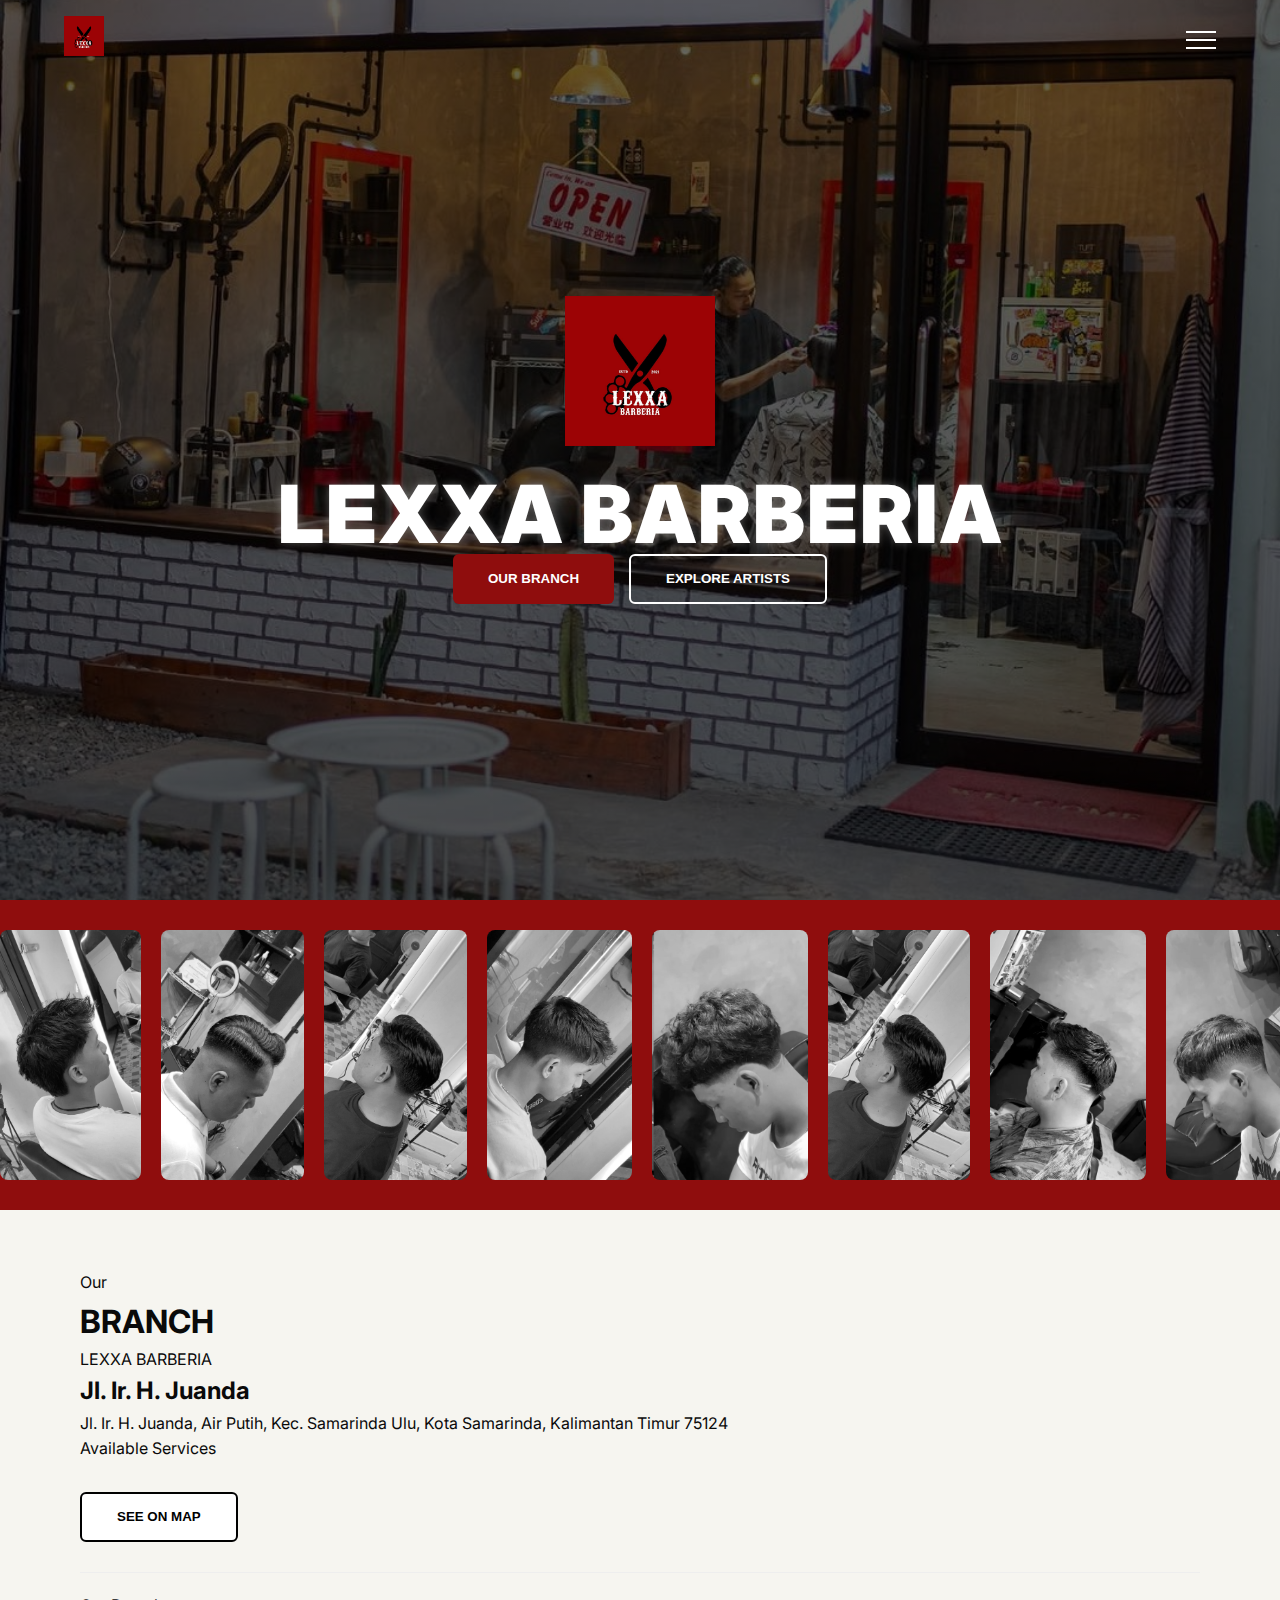
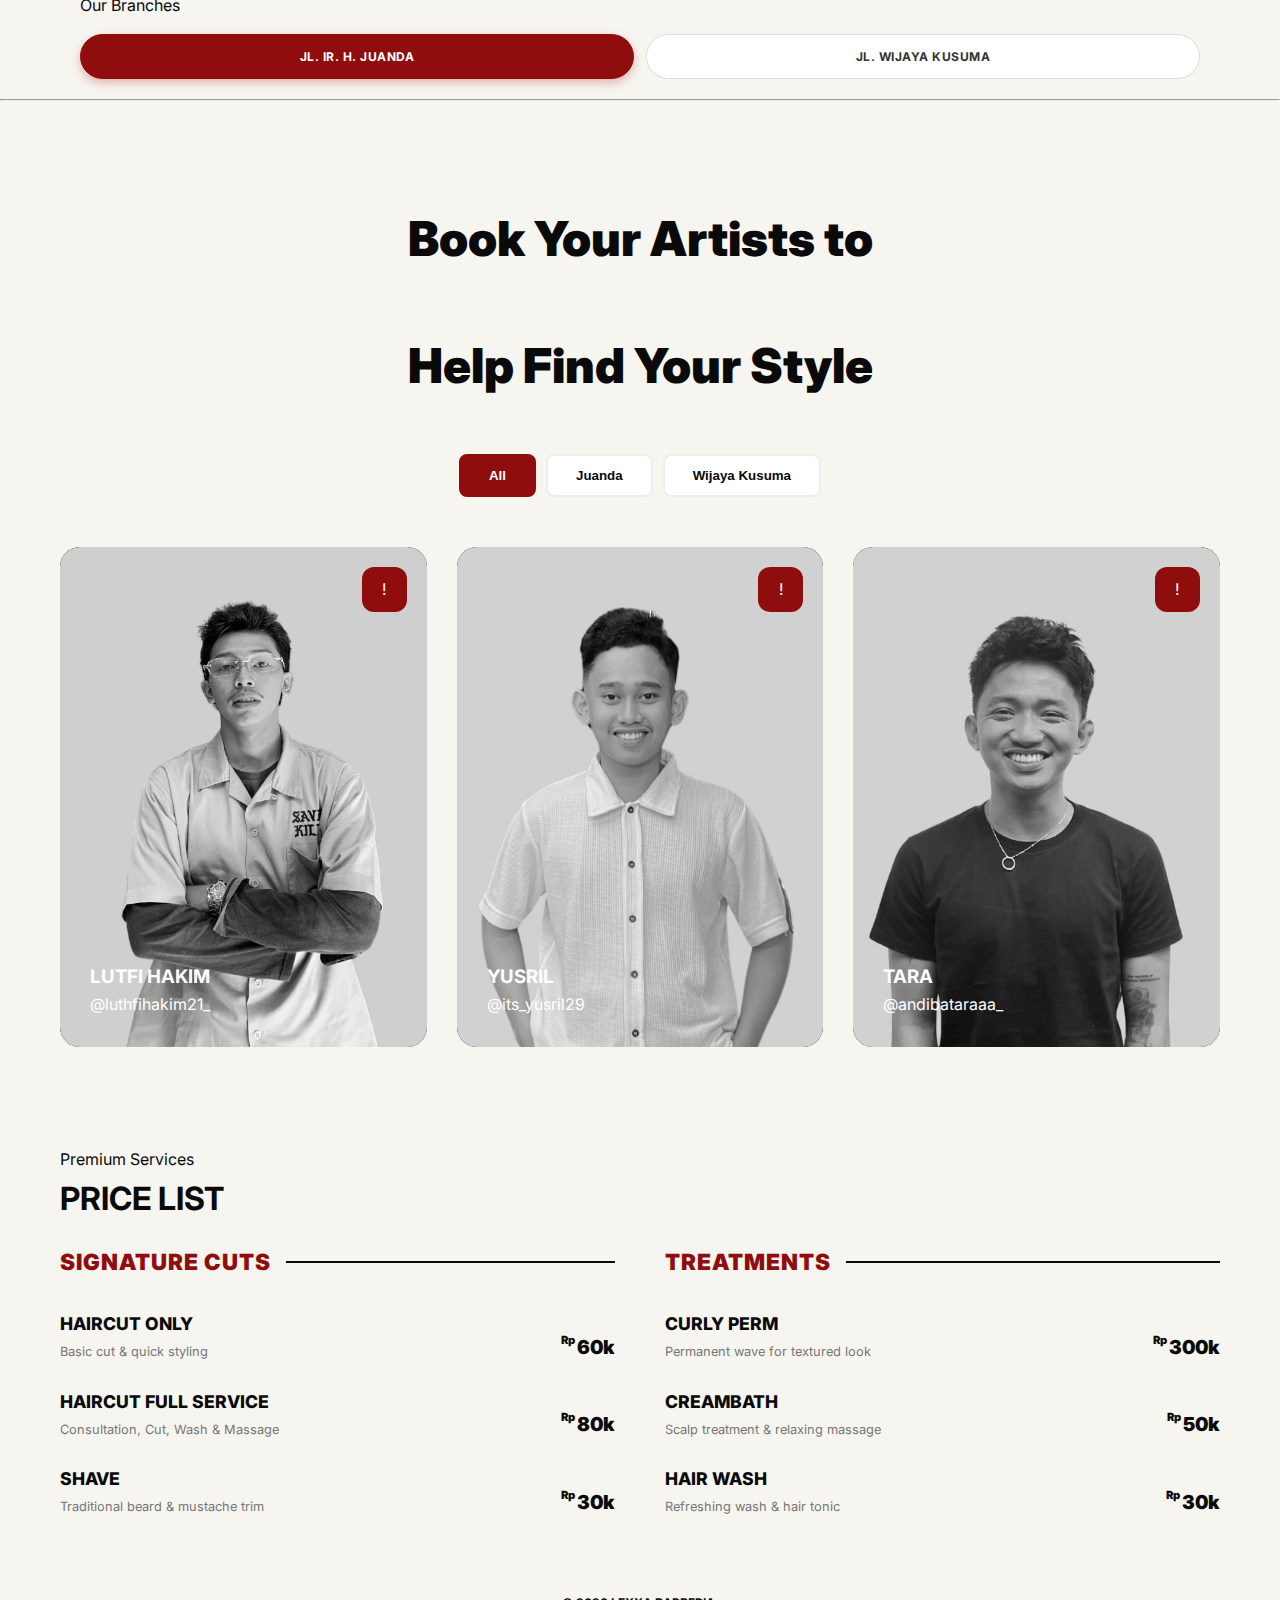
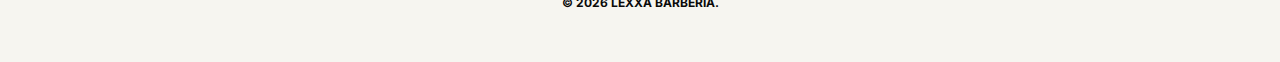
<file: index.html>
<!DOCTYPE html>
<html lang="id">
<head>
    <meta charset="UTF-8">
    <meta name="viewport" content="width=device-width, initial-scale=1.0">
    <title>LEXXA BARBERIA - Branch & Artists</title>
    <link rel="preconnect" href="https://fonts.googleapis.com">
    <link rel="preconnect" href="https://fonts.gstatic.com" crossorigin>
    <link href="https://fonts.googleapis.com/css2?family=Inter:wght@400;500;600;700;800;900&display=swap" rel="stylesheet">
    <link rel="stylesheet" href="style.css">
    <meta name="format-detection" content="telephone=no">
</head>
<body>

    <nav class="navbar" id="mainNavbar">
        <div class="nav-container">
            <div class="nav-logo">
                <img src="img/logo.jpg" alt="Logo">
            </div>

            <div class="nav-menu-toggle" id="menuToggle">
                <span></span>
                <span></span>
                <span></span>
            </div>

            <div class="nav-overlay" id="navOverlay">
                <ul class="nav-links">
                    <li><a href="#" class="menu-item">HOME</a></li>
                    <li><a href="#branch-info" class="menu-item">BRANCHES</a></li>
                    <li><a href="#prices-section" class="menu-item">PRICE LIST</a></li>
                    <li><a href="#artist-section" class="menu-item">HAIR ARTIST</a></li>
                </ul>
            </div>
        </div>
    </nav>

    <section class="hero-section">
        <div class="hero-overlay"></div>
        <div class="hero-content">
            <img src="img/logo.jpg" alt="Lexxa Barberia Logo" class="hero-logo">
            <h1 class="hero-headline">LEXXA BARBERIA</h1>
            <div class="hero-btns">
                <button class="btn btn-filled" onclick="scrollToBranch()">
                    Our Branch
                </button>
                <button class="btn btn-outline-white" onclick="document.getElementById('artist-section').scrollIntoView({behavior:'smooth'})">Explore Artists</button>
            </div>
        </div>
    </section>

    <div class="top-marquee">
        <div class="marquee-content">
            <img src="img/p1.jpg" alt="G1" width="180" height="250" fetchpriority="high">
            <img src="img/p2.jpg" alt="G3" width="180" height="250" fetchpriority="high">
            <img src="img/p4.jpg" alt="G7" width="180" height="250" loading="lazy">
            <img src="img/p3.jpg" alt="G5" width="180" height="250">
            <img src="img/p6.jpeg" alt="G6" width="180" height="250">
            <img src="img/p4.jpg" alt="G7" width="180" height="250">
            <img src="img/p8.jpeg" alt="G8" width="180" height="250">
            <img src="img/p5.jpeg" alt="G9" width="180" height="250">
            <img src="img/p6.jpeg" alt="G1" width="180" height="250" loading="lazy">
            <img src="img/p7.jpeg" alt="G3" width="180" height="250" loading="lazy">
            <img src="img/p2.PNG" alt="G2" width="180" height="250" loading="lazy">
            <img src="img/p4.jpg" alt="G7" width="180" height="250" loading="lazy">
            <img src="img/p8.jpeg" alt="G5" width="180" height="250" loading="lazy">
            <img src="img/p6.jpeg" alt="G6" width="180" height="250" loading="lazy">
            <img src="img/p1.jpg" alt="G7" width="180" height="250" loading="lazy">
            <img src="img/p8.jpeg" alt="G8" width="180" height="250" loading="lazy">
            <img src="img/p9.jpeg" alt="G9" width="180" height="250" loading="lazy">
        </div>
    </div>

    <div class="container" id="branch-info">
        <canvas id="bg-sequence"></canvas>
        <div class="branch-info">
            <p class="label-our">Our</p>
            <h1 class="main-title">BRANCH</h1>
            
            <div class="location-box">
                <p class="studio-name" id="studio-name">LEXXA BARBERIA</p>
                <h2 class="location-title" id="location-title">Jl. Ir. H. Juanda</h2>
                <p class="address" id="address-text">
                    Jl. Ir. H. Juanda, Air Putih, Kec. Samarinda Ulu, Kota Samarinda, Kalimantan Timur 75124
                </p>
            </div>
        
            <div class="services">
                <p class="sub-label">Available Services</p>
                <div class="tag-container" id="service-tags"></div>
            </div>
        
            <div class="action-buttons">
                <button class="btn btn-outline" id="map-link">See On Map</button>
            </div>
        
            <div class="other-branches">
                <p class="sub-label">Our Branches</p>
                <div class="branch-tabs">
                    <span class="tab active" onclick="changeBranch('juanda', this)">Jl. Ir. H. Juanda</span>
                    <span class="tab" onclick="changeBranch('wijaya', this)">Jl. Wijaya Kusuma</span>
                </div>
            </div>
        </div>
    </div>

    <hr class="section-divider">

    <section class="artist-section" id="artist-section">
        <div class="container">
            <div class="artist-header">
                <h1>Book Your Artists <span>to</span></h1>
                <h1>Help <strong>Find Your Style</strong></h1>
            </div>

            <div class="filter-bar">
                <button class="filter-btn active" id="filter-all" onclick="filterArtistManual('all', this)">All</button>
                <button class="filter-btn" id="filter-juanda" onclick="filterArtistManual('juanda', this)">Juanda</button>
                <button class="filter-btn" id="filter-wijaya" onclick="filterArtistManual('wijaya', this)">Wijaya Kusuma</button>
            </div>

            <div class="artist-grid" id="artist-grid">
                <a href="lutpi.html" class="artist-card-link">
                    <div class="artist-card" data-branch="juanda">
                        <img src="img/lut.jpg" alt="Lutfi">
                        <div class="artist-label">
                            <h3>LUTFI HAKIM</h3>
                            <p>@luthfihakim21_</p>
                        </div>
                        <div class="arrow-up">!</div>
                    </div>
                </a>
                
                <a href="yusril.html" class="artist-card-link">
                    <div class="artist-card" data-branch="wijaya">
                        <img src="img/yus.jpg" alt="Yusril">
                        <div class="artist-label">
                            <h3>YUSRIL</h3>
                            <p>@its_yusril29</p>
                        </div>
                        <div class="arrow-up">!</div>
                    </div>
                </a>
                
                <a href="tara.html" class="artist-card-link">
                    <div class="artist-card" data-branch="wijaya">
                        <img src="img/tar.jpg" alt="Tara">
                        <div class="artist-label">
                            <h3>TARA</h3>
                            <p>@andibataraaa_</p>
                        </div>
                        <div class="arrow-up">!</div>
                    </div>
                </a>
            </div>
        </div>
    </section>

    <section id="prices-section" class="prices-section">
        <div class="container">
            <div class="price-header">
                <p class="label-our">Premium Services</p>
                <h1 class="main-title">PRICE LIST</h1>
            </div>
    
            <div class="price-grid">
                <div class="price-category">
                    <h3>Signature Cuts</h3>
                    <div class="price-item">
                        <div class="item-info">
                            <span class="item-name">Haircut Only</span>
                            <span class="item-desc">Basic cut & quick styling</span>
                        </div>
                        <span class="item-price">60k</span>
                    </div>
                    <div class="price-item">
                        <div class="item-info">
                            <span class="item-name">Haircut Full Service</span>
                            <span class="item-desc">Consultation, Cut, Wash & Massage</span>
                        </div>
                        <span class="item-price">80k</span>
                    </div>
                    <div class="price-item">
                        <div class="item-info">
                            <span class="item-name">Shave</span>
                            <span class="item-desc">Traditional beard & mustache trim</span>
                        </div>
                        <span class="item-price">30k</span>
                    </div>
                </div>
    
                <div class="price-category">
                    <h3>Treatments</h3>
                    <div class="price-item">
                        <div class="item-info">
                            <span class="item-name">Curly Perm</span>
                            <span class="item-desc">Permanent wave for textured look</span>
                        </div>
                        <span class="item-price">300k</span>
                    </div>
                    <div class="price-item">
                        <div class="item-info">
                            <span class="item-name">Creambath</span>
                            <span class="item-desc">Scalp treatment & relaxing massage</span>
                        </div>
                        <span class="item-price">50k</span>
                    </div>
                    <div class="price-item">
                        <div class="item-info">
                            <span class="item-name">Hair Wash</span>
                            <span class="item-desc">Refreshing wash & hair tonic</span>
                        </div>
                        <span class="item-price">30k</span>
                    </div>
                </div>
            </div>
        
        </div>
    </section>

    <footer style="padding: 50px; text-align: center; background: #F6F5F0; font-size: 12px; font-weight: 700;">
        <p>&copy; 2026 LEXXA BARBERIA.</p>
    </footer>

    <script src="script.js" defer></script>
</body>
</html>
</file>
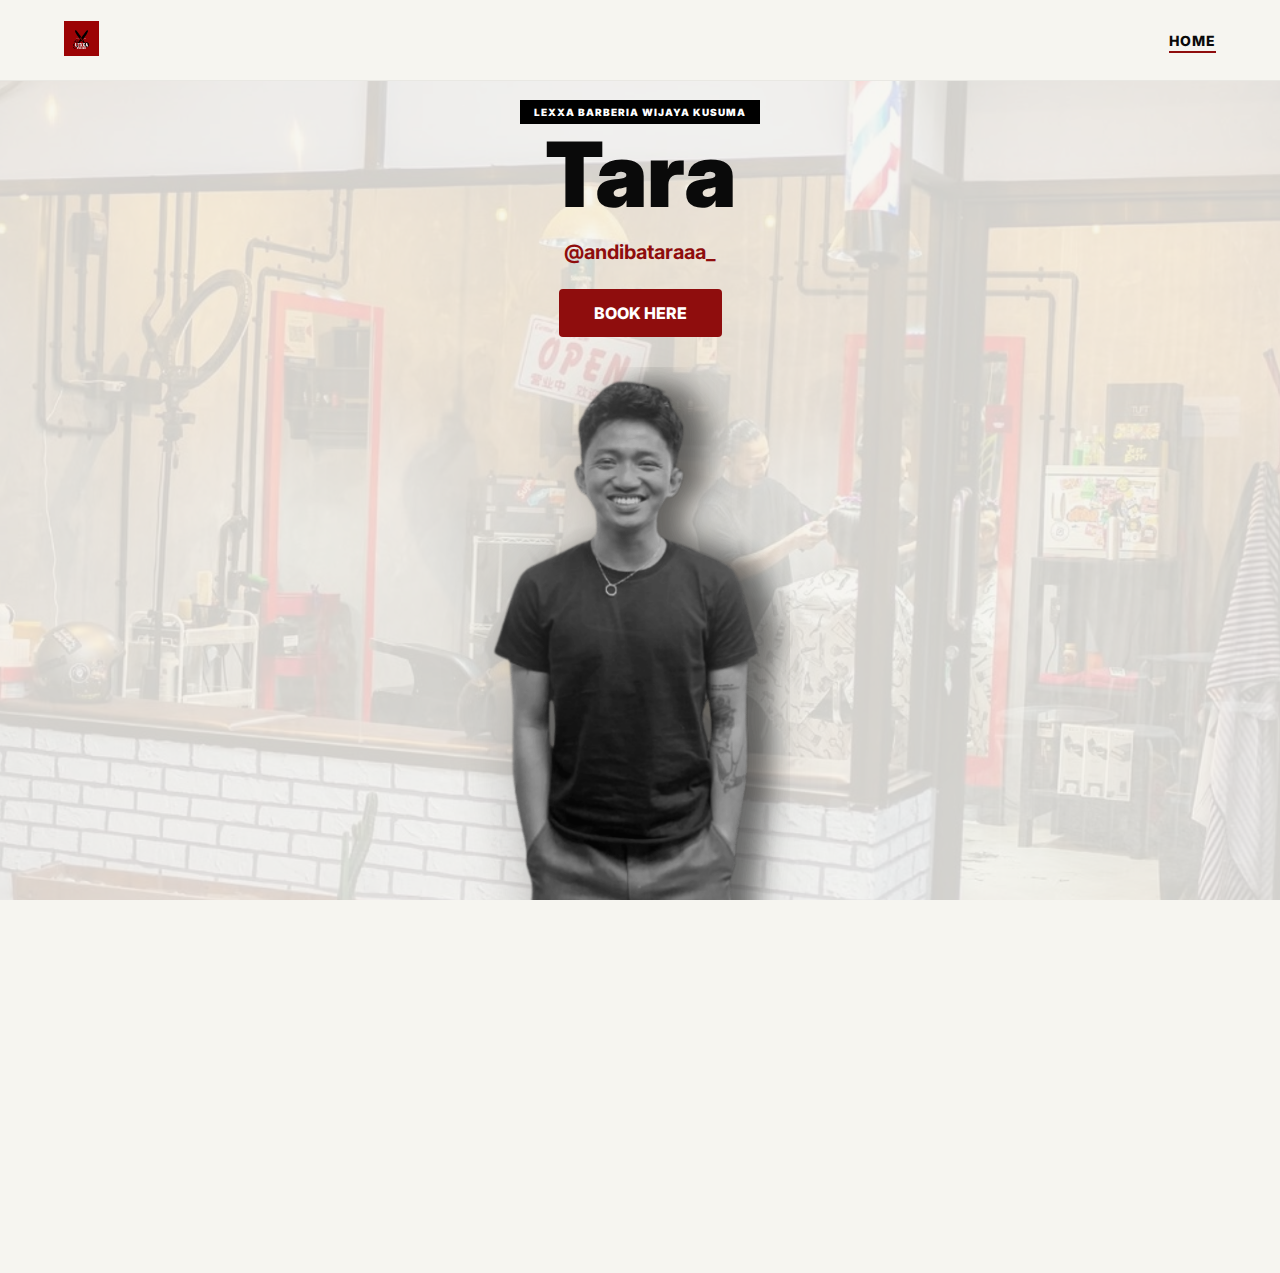
<file: tara.html>
<!DOCTYPE html>
<html lang="id">
<head>
    <meta charset="UTF-8">
    <meta name="viewport" content="width=device-width, initial-scale=1.0">
    <title>Profile Artist - LEXXA BARBERIA</title>
    <link rel="stylesheet" href="artist-profile.css">
    <link href="https://fonts.googleapis.com/css2?family=Inter:wght@400;700;800;900&display=swap" rel="stylesheet">
</head>
<body>
    <nav class="navbar navbar-solid">
        <div class="nav-container">
            <div class="nav-logo">
                <img src="img/logo.jpg" alt="Logo">
            </div>
            <div class="nav-home">
                <a href="index.html" class="home-link">HOME</a>
            </div>
        </div>
    </nav>
    <div class="profile-wrapper">
        <div class="bg-layer"></div>
        <div class="container-content">
            <div class="top-section">
                <span class="branch-tag">LEXXA BARBERIA WIJAYA KUSUMA</span>
                <h1 class="name-title">Tara</h1>
                <p class="ig-user">@andibataraaa_</p>
                <a href="https://wa.me/6285249009887?text=Halo%20Lexxa%20Barberia,%20saya%20ingin%20booking%20jadwal%20dengan%20Tara" class="book-now" target="_blank" style="text-decoration: none; display: inline-block;">
                    Book Here
                </a>
            </div>

            <div class="photo-center-wrapper">
                <img src="img/tara.png" alt="Lutfi" class="main-photo">
            </div>

            <div class="schedule-section">
                <h3>HAIR ARTIST'S SCHEDULE</h3>
                <div class="schedule-grid">
                    <div class="s-row"><span class="day">Sunday</span> <span class="time">13:00 - 22:00</span></div>
                    <div class="s-row"><span class="day">Monday</span> <span class="time">13:00 - 22:00</span></div>
                    <div class="s-row"><span class="day">Tuesday</span> <span class="time">13:00 - 22:00</span></div>
                    <div class="s-row"><span class="day">Wednesday</span> <span class="time">13:00 - 22:00</span></div>
                    <div class="s-row"><span class="day">Thursday</span> <span class="time">13:00 - 22:00</span></div>
                    <div class="s-row"><span class="day">Friday</span> <span class="time">13:00 - 22:00</span></div>
                </div>
            </div>
        </div>
    </div>

</body>
</html>
</file>
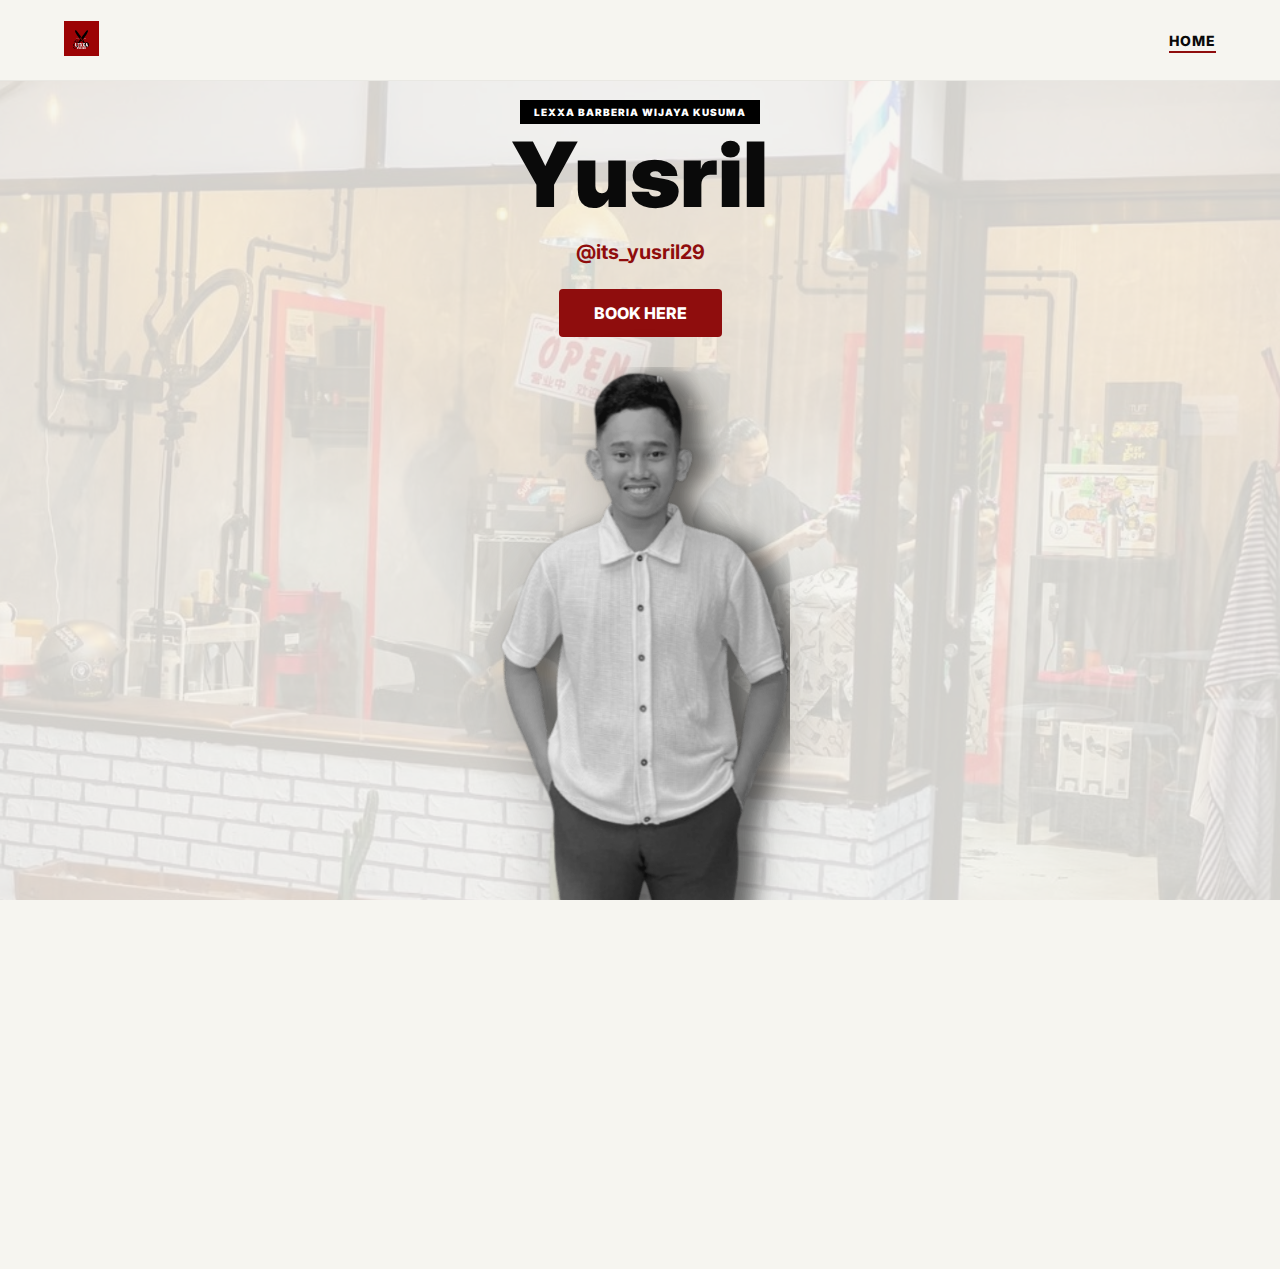
<file: yusril.html>
<!DOCTYPE html>
<html lang="id">
<head>
    <meta charset="UTF-8">
    <meta name="viewport" content="width=device-width, initial-scale=1.0">
    <title>Profile Artist - LEXXA BARBERIA</title>
    <link rel="stylesheet" href="artist-profile.css">
    <link href="https://fonts.googleapis.com/css2?family=Inter:wght@400;700;800;900&display=swap" rel="stylesheet">
</head>
<body>
    <nav class="navbar navbar-solid">
        <div class="nav-container">
            <div class="nav-logo">
                <img src="img/logo.jpg" alt="Logo">
            </div>
            <div class="nav-home">
                <a href="index.html" class="home-link">HOME</a>
            </div>
        </div>
    </nav>
    <div class="profile-wrapper">
        <div class="bg-layer"></div>
        <div class="container-content">
            <div class="top-section">
                <span class="branch-tag">LEXXA BARBERIA WIJAYA KUSUMA</span>
                <h1 class="name-title">Yusril</h1>
                <p class="ig-user">@its_yusril29</p>
                <a href="https://wa.me/6285247027517?text=Halo%20Lexxa%20Barberia,%20saya%20ingin%20booking%20jadwal%20dengan%20yusril" class="book-now" target="_blank" style="text-decoration: none; display: inline-block;">
                    Book Here
                </a>
            </div>

            <div class="photo-center-wrapper">
                <img src="img/yusr.png" alt="Lutfi" class="main-photo">
            </div>

            <div class="schedule-section">
                <h3>HAIR ARTIST'S SCHEDULE</h3>
                <div class="schedule-grid">
                    <div class="s-row"><span class="day">Sunday</span> <span class="time">13:00 - 22:00</span></div>
                    <div class="s-row"><span class="day">Monday</span> <span class="time">13:00 - 22:00</span></div>
                    <div class="s-row"><span class="day">Tuesday</span> <span class="time">13:00 - 22:00</span></div>
                    <div class="s-row"><span class="day">Wednesday</span> <span class="time">13:00 - 22:00</span></div>
                    <div class="s-row"><span class="day">Thursday</span> <span class="time">13:00 - 22:00</span></div>
                    <div class="s-row"><span class="day">Friday</span> <span class="time">13:00 - 22:00</span></div>
                </div>
            </div>
        </div>
    </div>

</body>
</html>
</file>
<file: style.css>
/* --- ROOT & VARIABLES --- */
:root {
    --lexxa-red: #8f0d0d;
    --lexxa-black: #0A0A0A;
    --lexxa-dark: #1A1A1A;
    --bg-krem: #F6F5F0;
    --text-light: #FFFFFF;
    --text-gray: #666;
    --transition: all 0.4s cubic-bezier(0.25, 0.8, 0.25, 1);
}

/* --- GLOBAL STYLES --- */
* {
    margin: 0;
    padding: 0;
    box-sizing: border-box;
    -webkit-tap-highlight-color: transparent; /* Menghapus highlight biru saat klik di HP */
}

html {
    scroll-behavior: smooth;
}

body {
    font-family: 'Inter', sans-serif;
    background-color: var(--bg-krem);
    color: var(--lexxa-black);
    line-height: 1.6;
    overflow-x: hidden;
}

.container {
    max-width: 1200px;
    margin: 0 auto;
    padding: 0 20px;
}

/* --- NAVBAR --- */
.navbar {
    position: fixed;
    top: 0;
    width: 100%;
    height: 80px;
    display: flex;
    align-items: center;
    z-index: 2000;
    transition: var(--transition);
    background: transparent;
}

.navbar.scrolled {
    background: rgba(246, 245, 240, 0.95);
    backdrop-filter: blur(10px);
    border-bottom: 1px solid rgba(0,0,0,0.1);
}

.nav-container {
    width: 90%;
    margin: 0 auto;
    display: flex;
    justify-content: space-between;
    align-items: center;
}

.nav-logo img {
    height: 40px;
    width: auto;
}

.nav-menu-toggle {
    display: flex;
    flex-direction: column;
    gap: 6px;
    cursor: pointer;
    z-index: 3000;
}

.nav-menu-toggle span {
    width: 30px;
    height: 2px;
    background: var(--text-light);
    transition: 0.3s;
}

.navbar.scrolled .nav-menu-toggle span {
    background: var(--lexxa-black);
}

.nav-overlay {
    position: fixed;
    top: 0;
    right: -100%;
    width: 100%;
    height: 100vh;
    background: var(--bg-krem);
    display: flex;
    justify-content: center;
    align-items: center;
    transition: 0.5s cubic-bezier(0.77, 0.2, 0.05, 1.0);
    z-index: 2500;
}

.nav-overlay.active {
    right: 0;
}

.nav-links {
    list-style: none;
    text-align: center;
}

.nav-links li { margin: 25px 0; }

.nav-links a {
    text-decoration: none;
    color: var(--lexxa-black);
    font-size: clamp(2rem, 5vw, 3rem);
    font-weight: 900;
    letter-spacing: 2px;
}

.nav-menu-toggle.open span:nth-child(1) { transform: translateY(8px) rotate(45deg); background: var(--lexxa-black); }
.nav-menu-toggle.open span:nth-child(2) { opacity: 0; }
.nav-menu-toggle.open span:nth-child(3) { transform: translateY(-8px) rotate(-45deg); background: var(--lexxa-black); }

/* --- HERO SECTION --- */
.hero-section {
    position: relative;
    height: 100vh;
    width: 100%;
    display: flex;
    align-items: center;
    justify-content: center;
    text-align: center;
    background: linear-gradient(rgba(0,0,0,0.6), rgba(0,0,0,0.7)), url('img/bg.jpg') no-repeat center center/cover;
    color: var(--text-light);
}

.hero-content {
    position: relative;
    z-index: 2;
    padding: 20px;
}

.hero-logo {
    width: 150px;
    margin-bottom: 20px;
    animation: fadeInDown 1.2s ease;
}

.hero-headline {
    font-size: 80px;
    font-weight: 900;
    color: #fff;
    text-transform: uppercase;
    letter-spacing: 2px;
    display: flex;
    flex-direction: column;
    line-height: 1;
    animation: floating 3s ease-in-out infinite;
    text-shadow: 0 0 10px rgba(255,255,255,0.3);
}

.hero-headline span {
    display: block;
    animation: flicker 4s linear infinite;
}

/* --- BUTTONS & ACTIONS --- */
.hero-btns {
    display: flex;
    gap: 15px;
    justify-content: center;
}

.action-buttons {
    margin-top: 25px; /* Jarak dari alamat ke tombol */
    margin-bottom: 10px;
    display: flex;
    gap: 12px;
}

.btn {
    padding: 14px 32px;
    border-radius: 4px;
    font-weight: 800;
    text-transform: uppercase;
    cursor: pointer;
    transition: var(--transition);
    border: none;
    display: inline-block;
    text-decoration: none !important;
    -webkit-appearance: none;
    color: #000; /* Default color */
}

.btn-filled {
    background: var(--lexxa-red);
    color: var(--text-light) !important;
}

.btn-outline-white {
    background: transparent;
    border: 2px solid var(--text-light);
    color: var(--text-light) !important;
}

.btn-outline {
    background: transparent;
    border: 1px solid var(--lexxa-black);
    color: var(--lexxa-black) !important;
}

/* --- MARQUEE --- */
.top-marquee {
    background: var(--lexxa-red);
    padding: 30px 0;
    overflow: hidden;
}

.marquee-content {
    display: flex;
    gap: 20px;
    width: max-content;
    animation: scrollMarquee 30s linear infinite;
}

.marquee-content img {
    height: 250px;
    border-radius: 8px;
    filter: grayscale(100%);
    transition: 0.5s;
}

/* --- 1. PERBAIKAN AVAILABLE SERVICES (TAGS) --- */
.tag-container { 
    display: flex; 
    flex-wrap: wrap; /* WAJIB: agar kalau tidak muat, dia turun ke bawah, bukan menumpuk */
    gap: 10px; 
    margin: 20px 0; 
    width: 100%;
    position: relative;
    overflow: visible;
}

.tag {
    display: inline-block;
    padding: 8px 16px;
    background: #fff;
    border: 1px solid #ddd;
    border-radius: 30px;
    font-size: 12px;
    font-weight: 700;
    color: #000 !important;
    box-shadow: 0 2px 4px rgba(0,0,0,0.05); /* Sedikit bayangan agar terlihat clean */
}

/* --- 2. PERBAIKAN TOMBOL ACTION (BOOK & MAP) --- */
.action-buttons {
    display: flex;
    flex-direction: column; /* Di HP kita buat tumpuk agar aman */
    gap: 12px;
    margin: 20px 0 40px 0;
    width: 100%;
}

.btn {
    width: 100%; /* Lebar penuh di HP */
    height: 50px;
    display: flex;
    align-items: center;
    justify-content: center;
    border-radius: 6px;
    font-weight: 800;
    text-transform: uppercase;
    transition: 0.3s;
    cursor: pointer;
    text-decoration: none !important;
}

.btn-filled {
    background: var(--lexxa-red) !important;
    color: #fff !important;
    border: none;
}

.btn-outline {
    background: #fff !important;
    border: 2px solid #000 !important;
    color: #000 !important;
}

/* --- 3. PERBAIKAN TAB CABANG (OUR BRANCHES) --- */
.other-branches {
    margin-top: 30px;
    border-top: 1px solid #eee;
    padding-top: 25px;
}

.branch-tabs {
    display: flex;
    gap: 10px;
    margin-top: 15px;
}

.tab {
    flex: 1; /* Supaya tombol cabang bagi dua rata kiri-kanan */
    text-align: center;
    padding: 12px 10px;
    font-size: 11px;
    border: 1px solid #ddd;
    border-radius: 50px;
    background: #fff;
    color: #000 !important;
}

.tab.active {
    background: #000 !important;
    color: var(--lexxa-red) !important;
    border-color: #000;
}

/* --- 4. KHUSUS TAMPILAN LAPTOP (DESKTOP) --- */
@media (min-width: 769px) {
    .action-buttons {
        flex-direction: row; /* Di laptop tombol kembali berjejer ke samping */
    }
    .btn {
        width: auto;
        padding: 0 35px;
    }
    .tab {
        flex: none;
        padding: 10px 25px;
        font-size: 13px;
    }
}

/* --- ARTIST SECTION --- */
.artist-section { padding: 100px 0; }
.artist-header h1 { font-size: 3rem; font-weight: 900; text-align: center; margin-bottom: 50px; }

.filter-bar { 
    display: flex; 
    justify-content: center; 
    gap: 10px; 
    margin-bottom: 50px; 
    flex-wrap: wrap;
}

.filter-btn {
    padding: 12px 28px;
    background: #fff;
    border: 2px solid #eee;
    border-radius: 8px;
    font-weight: 700;
    cursor: pointer;
    transition: 0.3s;
    color: var(--lexxa-black) !important;
    -webkit-appearance: none;
}

.filter-btn.active { 
    background: var(--lexxa-red); 
    color: #fff !important; 
    border-color: var(--lexxa-red); 
}

.artist-grid {
    display: grid;
    grid-template-columns: repeat(auto-fit, minmax(300px, 1fr));
    gap: 30px;
}

.artist-card {
    position: relative;
    border-radius: 20px;
    overflow: hidden;
    height: 500px;
    background: #000;
}

.artist-card img {
    width: 100%; height: 100%; object-fit: cover;
    filter: grayscale(100%);
    transition: 0.6s ease;
}

.artist-card:hover img { transform: scale(1.1); filter: grayscale(0%); opacity: 0.8; }

.artist-label {
    position: absolute; bottom: 30px; left: 30px; z-index: 10; color: white;
}

.arrow-up {
    position: absolute; top: 20px; right: 20px;
    background: var(--lexxa-red);
    width: 45px; height: 45px; border-radius: 12px;
    display: flex; align-items: center; justify-content: center; z-index: 10;
}

/* --- KEYFRAMES --- */
@keyframes floating {
    0%, 100% { transform: translateY(0); }
    50% { transform: translateY(-10px); }
}

@keyframes flicker {
    0%, 18%, 22%, 25%, 53%, 57%, 100% { opacity: 1; }
    20%, 24%, 55% { opacity: 0.7; }
}

@keyframes scrollMarquee {
    0% { transform: translateX(0); }
    100% { transform: translateX(-50%); }
}

@keyframes fadeInDown {
    from { opacity: 0; transform: translateY(-30px); }
    to { opacity: 1; transform: translateY(0); }
}

/* --- RESPONSIVE / MOBILE FIX --- */
@media (max-width: 768px) {
    .hero-headline {
        font-size: 45px;
        margin-top: 20px;
    }
    
    .hero-logo { width: 100px; }
    
    .hero-btns { 
        flex-direction: column; 
        padding: 0 40px; 
    }

    .action-buttons {
        flex-direction: column;
        width: 100%;
    }

    .btn { width: 100%; text-align: center; }

    .main-title { font-size: 3.5rem; }

    .filter-bar { padding: 0 10px; }
    
    .filter-btn { width: 100%; } /* Tombol filter jadi lebar di HP */
}
.price-grid {
    display: grid;
    grid-template-columns: repeat(auto-fit, minmax(300px, 1fr));
    gap: 50px;
    margin-top: 20px;
}

.price-category h3 {
    font-size: 1.4rem;
    font-weight: 900;
    color: var(--lexxa-red);
    text-transform: uppercase;
    letter-spacing: 1px;
    margin-bottom: 30px;
    display: flex;
    align-items: center;
    gap: 15px;
}

/* Garis dekoratif di samping judul kategori */
.price-category h3::after {
    content: '';
    flex: 1;
    height: 2px;
    background: var(--lexxa-black);
}

.price-item {
    display: flex;
    justify-content: space-between;
    align-items: flex-end; /* Harga sejajar bawah dengan deskripsi */
    margin-bottom: 25px;
    position: relative;
}

.item-info {
    display: flex;
    flex-direction: column;
    flex: 1;
}

.item-name {
    font-size: 1.1rem;
    font-weight: 800;
    color: var(--lexxa-black);
    text-transform: uppercase;
}

.item-desc {
    font-size: 0.8rem;
    color: #777;
    margin-top: 4px;
}

.item-price {
    font-size: 1.2rem;
    font-weight: 900;
    color: var(--lexxa-black);
    padding-left: 15px;
    /* Efek mata uang kecil */
}

.item-price::before {
    content: 'Rp ';
    font-size: 0.7rem;
    vertical-align: top;
}

/* Responsif HP */
@media (max-width: 768px) {
    .price-grid {
        gap: 30px;
    }
    .price-category h3 {
        font-size: 1.2rem;
    }
}
/* Menghapus warna ungu pada link yang sudah dikunjungi */
.artist-card-link, 
.artist-card-link:visited {
    text-decoration: none;
    color: inherit; /* Mengikuti warna parent */
}

/* Memastikan tanda seru di dalam box merah tetap putih */
.arrow-up {
    color: #ffffff !important; /* Paksa jadi putih */
    text-decoration: none !important;
}
/* --- PERBAIKAN TAMPILAN TAB CABANG --- */
.other-branches {
    margin-top: 30px;
    padding-top: 20px;
    border-top: 1px solid #eee;
}

.branch-tabs {
    display: flex;
    gap: 12px;
    margin-top: 15px;
}

.tab {
    flex: 1;
    text-align: center;
    padding: 12px 5px;
    font-size: 12px;
    font-weight: 700;
    border-radius: 50px;
    cursor: pointer;
    transition: all 0.3s ease;
    
    /* Default: Putih dengan Border Abu-abu */
    background: #ffffff !important;
    color: #333333 !important;
    border: 1px solid #dddddd !important;
    text-transform: uppercase;
    letter-spacing: 0.5px;
}

/* Saat Tab Aktif: Berubah jadi Merah Lexxa */
.tab.active {
    background: var(--lexxa-red) !important; /* Gunakan variabel merahmu */
    color: #ffffff !important; /* Teks jadi putih agar kontras */
    border-color: var(--lexxa-red) !important;
    box-shadow: 0 4px 10px rgba(186, 31, 31, 0.3); /* Sedikit efek glow merah */
}

/* Efek Hover (Saat disentuh kursor) */
.tab:hover:not(.active) {
    border-color: var(--lexxa-red) !important;
    color: var(--lexxa-red) !important;
}
#branch-info {
    position: relative;
    overflow: hidden;
    /* Ubah dari 130vh ke auto agar tinggi mengikuti isi konten saja */
    min-height: auto; 
    background-color: var(--bg-krem);
    display: flex;
    flex-direction: column;
}

#bg-sequence {
    position: absolute;
    top: 0;
    left: 0;
    width: 100%;
    /* Tetap 50% sesuai keinginanmu, atau 60% jika ingin sedikit lebih panjang */
    height: 50%; 
    z-index: 1;
    opacity: 0.15;
    pointer-events: none;
    object-fit: cover;
    /* Fade agar tidak terpotong kasar */
    -webkit-mask-image: linear-gradient(to bottom, black 70%, transparent 100%);
    mask-image: linear-gradient(to bottom, black 70%, transparent 100%);
}

.branch-info {
    position: relative;
    z-index: 5;
    /* Atur padding ini untuk mengontrol panjang pendeknya section */
    padding: 60px 20px 20px 20px; 
    width: 100%;
}

/* Rapatkan spasi antar elemen agar tidak melompong */
.tag-container {
    margin: 10px 0 20px 0;
}

.action-buttons {
    margin-bottom: 20px;
}
/* --- MARQUEE --- */
.top-marquee {
    background: var(--lexxa-red);
    padding: 30px 0;
    overflow: hidden;
}

.marquee-content {
    display: flex;
    gap: 20px;
    width: max-content;
    animation: scrollMarquee 30s linear infinite;
}

.marquee-content img {
    height: 250px;
    border-radius: 8px;
    filter: grayscale(100%); /* Efek Hitam Putih Awal */
    transition: var(--transition); /* Menggunakan variabel transition kamu */
    cursor: pointer;
}

/* EFEK BERWARNA SAAT DISENTUH/DIKLIK */
.marquee-content img:hover,
.marquee-content img:active {
    filter: grayscale(0%); /* Menghapus efek hitam putih */
    transform: scale(1.05); /* Sedikit membesar agar lebih interaktif */
}
.top-marquee {
    background: var(--lexxa-red);
    padding: 30px 0;
    overflow: hidden;
    /* Mencegah pergeseran layout */
    min-height: 310px; 
}

.marquee-content {
    display: flex;
    gap: 20px;
    width: max-content;
    animation: scrollMarquee 30s linear infinite;
    /* Trik rahasia performa mulus: */
    will-change: transform; 
}

.marquee-content img {
    height: 250px;
    width: auto;
    border-radius: 8px;
    filter: grayscale(100%);
    transition: filter 0.4s ease, transform 0.4s ease;
    background-color: #333; /* Warna cadangan sebelum gambar muncul */
    object-fit: cover;
}

.marquee-content img:hover,
.marquee-content img:active {
    filter: grayscale(0%);
    transform: scale(1.05);
}
</file>
<file: artist-profile.css>
/* --- ROOT & VARIABLES --- */
:root {
    --lexxa-red: #8f0d0d;
    --bg-krem: #F6F5F0;
    --lexxa-black: #0A0A0A;
}

/* --- GLOBAL RESET --- */
body, html {
    margin: 0;
    padding: 0;
    font-family: 'Inter', sans-serif;
    background-color: var(--bg-krem);
    height: 100%;
    overflow-x: hidden;
}

/* --- NAVBAR: LOGO KIRI, HOME KANAN --- */
.navbar {
    position: fixed;
    top: 0;
    left: 0;
    width: 100%;
    height: 80px;
    background: var(--bg-krem); /* Solid agar tidak tabrakan dengan foto */
    display: flex;
    align-items: center;
    z-index: 2000; /* Paling depan */
    border-bottom: 1px solid rgba(0,0,0,0.05);
}

.nav-container {
    width: 90%;
    max-width: 1200px;
    margin: 0 auto;
    display: flex;
    justify-content: space-between; /* Paksa Logo ke kiri, Home ke kanan */
    align-items: center;
}

.nav-logo img {
    height: 35px;
    width: auto;
}

.home-link {
    text-decoration: none;
    color: var(--lexxa-black);
    font-weight: 800;
    font-size: 14px;
    letter-spacing: 1px;
    transition: 0.3s;
    border-bottom: 2px solid var(--lexxa-red); /* Variasi agar lebih cakep */
    padding-bottom: 2px;
}

.home-link:hover {
    color: var(--lexxa-red);
}

/* --- WRAPPER UTAMA --- */
.profile-wrapper {
    position: relative;
    width: 100%;
    min-height: 100vh;
    display: flex;
    flex-direction: column;
    align-items: center;
    padding-top: 100px; /* Memberi ruang agar tidak tertutup Navbar */
}

/* BACKGROUND LAYER */
.bg-layer {
    position: absolute;
    top: 0;
    left: 0;
    width: 100%;
    height: 100%;
    background: url('img/bg.jpg') center/cover no-repeat;
    opacity: 0.15;
    z-index: 1;
}

.container-content {
    position: relative;
    z-index: 10;
    width: 100%;
    max-width: 500px;
    display: flex;
    flex-direction: column;
    align-items: center;
    padding-bottom: 40px;
}

/* --- TOP SECTION (TEKS) --- */
.top-section {
    text-align: center;
    margin-bottom: 30px;
}

.branch-tag {
    background: #000;
    color: #fff;
    padding: 6px 14px;
    font-size: 10px;
    font-weight: 900;
    text-transform: uppercase;
    letter-spacing: 1px;
}

.name-title {
    font-size: clamp(60px, 15vw, 90px);
    font-weight: 900;
    margin: 10px 0 0 0;
    line-height: 1;
    color: var(--lexxa-black);
}

.ig-user {
    color: var(--lexxa-red);
    font-weight: 700;
    font-size: 20px;
    margin-bottom: 25px;
}

.book-now {
    background: var(--lexxa-red);
    color: #fff;
    border: none;
    padding: 14px 35px;
    font-weight: 800;
    border-radius: 4px;
    cursor: pointer;
    text-transform: uppercase;
    transition: 0.3s;
}

.book-now:hover { transform: scale(1.05); }

/* --- FOTO ARTIS (HITAM PUTIH) --- */
.photo-center-wrapper {

    width: 100%;
    display: flex;
    justify-content: center;
    z-index: 5;
}

.main-photo {
    width: 60%;
    max-width: 450px;
    /* FILTER HITAM PUTIH */
    filter: grayscale(100%) drop-shadow(0 15px 30px rgba(0,0,0,0.2));
    transition: 0.5s ease;
}

.main-photo:hover {
    filter: grayscale(0%); /* Jadi berwarna saat disentuh */
}

/* --- SCHEDULE SECTION --- */
.schedule-section {
    background: rgba(255, 255, 255, 0.95);
    padding: 25px;
    width: 85%;
    border-radius: 12px;
    z-index: 15;
    box-shadow: 0 10px 30px rgba(0,0,0,0.05);
}

.schedule-section h3 {
    font-size: 12px;
    font-weight: 900;
    text-align: center;
    margin-bottom: 20px;
    border-bottom: 1px solid #eee;
    padding-bottom: 10px;
    letter-spacing: 1px;
}

.schedule-grid {
    display: flex;
    flex-direction: column;
    gap: 12px;
}

.s-row {
    display: flex;
    justify-content: space-between;
    font-size: 14px;
    font-weight: 600;
}

.day {
    font-style: italic;
    text-decoration: underline;
}

/* TOMBOL CLOSE (X) */
.close-btn {
    position: absolute;
    top: 25px;
    left: 25px;
    z-index: 3000; /* Di atas segalanya */
    font-size: 28px;
    color: #000;
    text-decoration: none;
}
</file>
